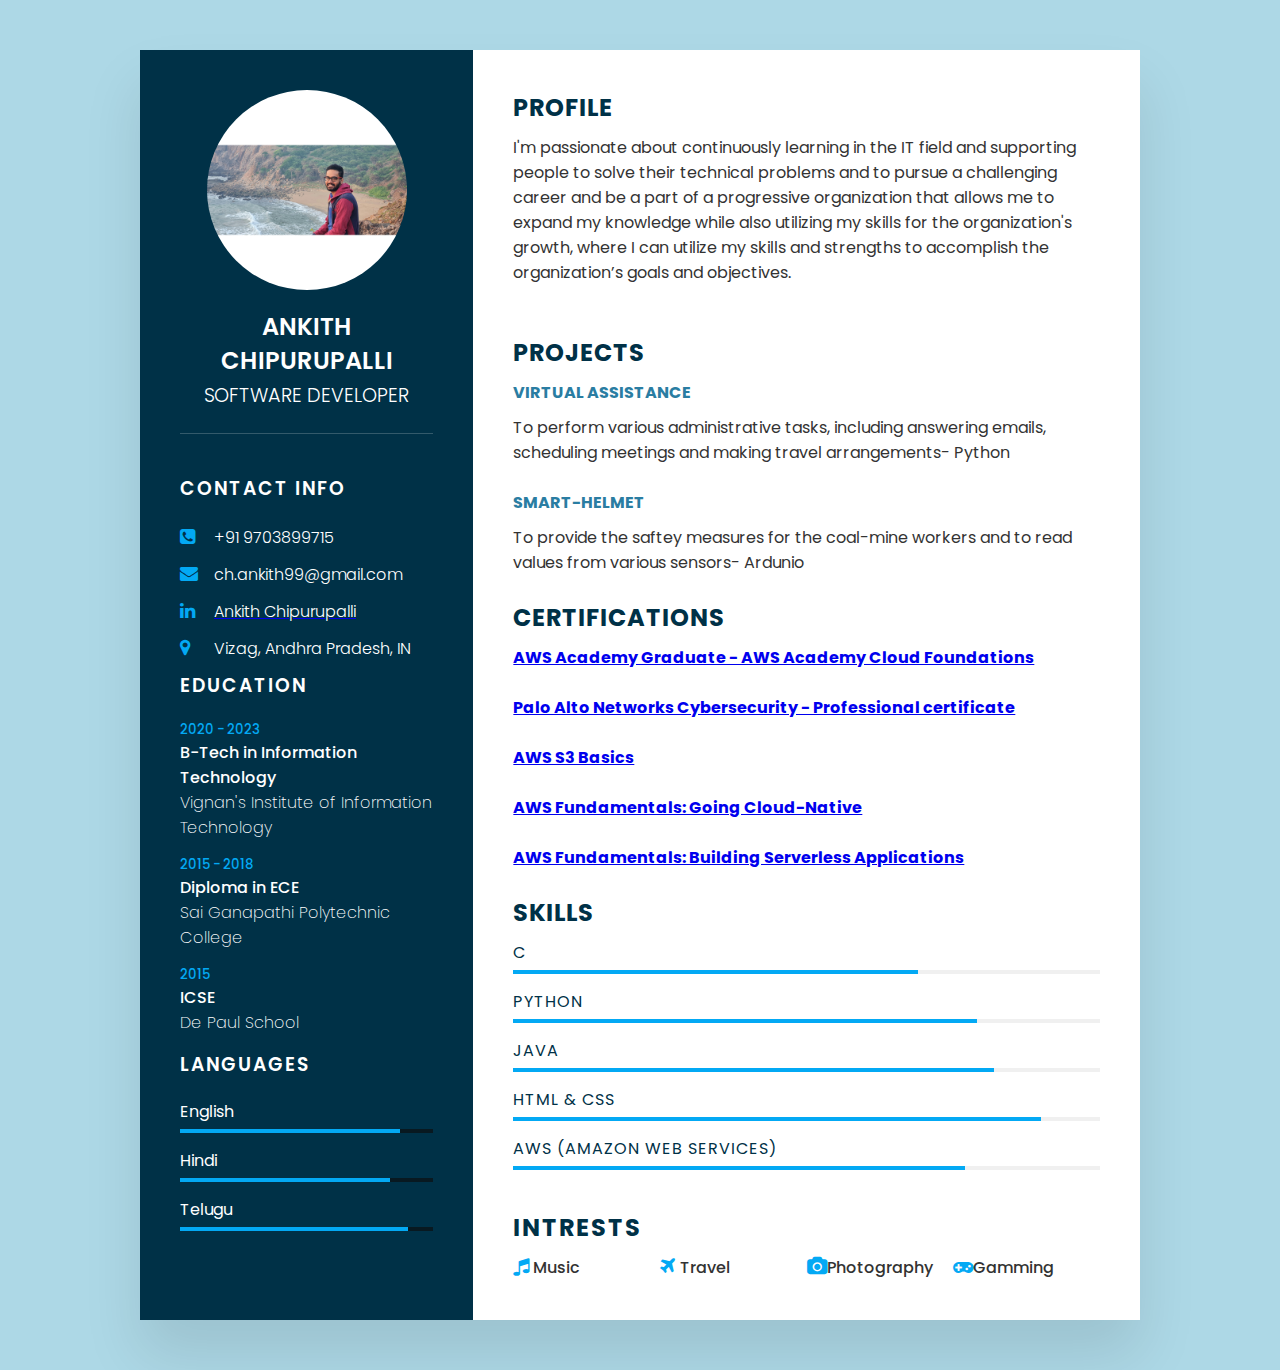
<file: index.html>
<!DOCTYPE html>
<html lang="en">
<head>
    <meta charset="UTF-8">
    <meta http-equiv="X-UA-Compatible" content="IE=edge">
    <meta name="viewport" content="width=device-width, initial-scale=1.0">
    <title>Portfolio</title>
    <link rel="stylesheet" href="https://cdnjs.cloudflare.com/ajax/libs/font-awesome/4.7.0/css/font-awesome.css" integrity="sha512-5A8nwdMOWrSz20fDsjczgUidUBR8liPYU+WymTZP1lmY9G6Oc7HlZv156XqnsgNUzTyMefFTcsFH/tnJE/+xBg==" crossorigin="anonymous" referrerpolicy="no-referrer" />
    <link rel="stylesheet" type="text/css" href="style.css">
</head>
<body>
    <div class="container">
        <div class="left_Side">
          <div class="ProfileText">
            <div class="imgBx">
                <img src="photo.jpg">
            </div>
            <h2>Ankith Chipurupalli<br><span> Software Developer</span></h2>
        </div>

        <div class="ContactInfo">
            <h3 class="title">Contact Info</h3>

            <ul>
                <li>
                    <span class="icon"><i class="fa fa-phone-square" aria-hidden="true"></i></span>
                    <span class="text">+91 9703899715</span>
                   </li>
                <li>
                    <span class="icon"><i class="fa fa-envelope" aria-hidden="true"></i></span>
                    <span class="text">ch.ankith99@gmail.com</span>
                   </li>
                <li>
                    <span class="icon"><i class="fa fa-linkedin" aria-hidden="true"></i></span>
                    <a href="https://www.linkedin.com/in/ankith-chipurupalli-150338212/">
                        <span class="text">Ankith Chipurupalli</span>
                    </a>
                   </li>
                <li>
                    <span class="icon"><i class="fa fa-map-marker" aria-hidden="true"></i>  </span>
                    <span class="text">Vizag, Andhra Pradesh, IN</span>
                   </li>
             </ul>
         </div>

         <div class="Education">
            <h3 class="title">Education</h3>

            <ul>
                <li>
                    <h5>2020 - 2023</h5>
                    <h4>B-Tech in Information Technology</h4>
                    <h4>Vignan's Institute of Information Technology</h4>
                  </li>
                <li>
                    <h5>2015 - 2018</h5>
                    <h4>Diploma in ECE</h4>
                    <h4>Sai Ganapathi Polytechnic College</h4>
                  </li>
                <li>
                    <h5>2015</h5>
                    <h4>ICSE</h4>
                    <h4>De Paul School</h4>
                  </li>
             </ul>
         </div>

         <div class="Languages">
            <h3 class="title">Languages</h3>
            <ul>
                <li>
                    <span class="text">English</span>
                    <span class="percent">
                      <div style="width: 87%;"></div>
                    </span>
                 </li>
                <li>
                    <span class="text">Hindi</span>
                    <span class="percent">
                        <div style="width: 83%;"></div>
                    </span>
                 </li>
                <li>
                    <span class="text">Telugu</span>
                    <span class="percent">
                        <div style="width: 90%;"></div>
                    </span>
                 </li>
             </ul>
         </div>
        </div>

        <div class="right_Side">
            <div class="About">
                <h2 class="Profile">Profile</h2>
                <p>I'm passionate about continuously learning in the IT field and supporting people to solve their technical problems and to pursue a challenging career and be a part of a progressive organization that allows me to expand my knowledge while also utilizing my skills for the organization's growth, where I can utilize my skills and strengths to accomplish the organization’s goals and objectives.</p>
            </div>
            <div class="Projects">
                <h2 class="Projects">Projects</h2>
                <div class="box">        
                    <div class="text">
                        <h4>Virtual Assistance</h4>
                        <p>To perform various administrative tasks, including answering emails, scheduling meetings and making travel arrangements- Python</p>
                    </div>
                </div>
                <br>
                    <div class="box">        
                        <div class="text">
                            <h4>Smart-Helmet</h4>
                            <p>To provide the saftey measures for the coal-mine workers and to read values from various sensors- Ardunio</p>
                            <br>
                        </div>
                    </div>
            </div>

            <div class="Certifications">
                <h2 class="Skills">Certifications</h2>
                <ul>
                        <a href="https://www.credly.com/badges/f618e1b1-565b-4e93-bffa-b3117cbe6493?source=linked_in_profile">
                          <span class="text"><h4>AWS Academy Graduate - AWS Academy Cloud Foundations</h4></span>
                        </a>
                        <br>
                        <a href="https://www.coursera.org/account/accomplishments/professional-cert/QUBQNQPXJS4Q">
                            <span class="text"><h4>Palo Alto Networks Cybersecurity - Professional certificate</h4></span>
                        </a>
                        <br>
                        <a href="https://www.coursera.org/account/accomplishments/verify/AH6JW5LUV4DT">
                            <span class="text"><h4>AWS S3 Basics</h4></span>
                        </a>
                        <br>
                        <a href="https://www.coursera.org/account/accomplishments/verify/MPA8FR36SA2R">
                            <span class="text"><h4>AWS Fundamentals: Going Cloud-Native</h4></span>
                        </a>
                        <br>
                        <a href="https://www.coursera.org/account/accomplishments/verify/MKRG8D487DVY">
                            <span class="text"><h4>AWS Fundamentals: Building Serverless Applications</h4></span>
                        </a>
                        <br>
                </ul>
            </div>

            <div class="Skills">
                <h2 class="Skills">Skills</h2>
                <ul>
                    <li>
                        <span class="text">C</span>
                        <span class="percent">
                          <div style="width: 69%;"></div>
                        </span>
                     </li>
                    <li>
                        <span class="text">Python</span>
                        <span class="percent">
                            <div style="width: 79%;"></div>
                        </span>
                     </li>
                    <li>
                        <span class="text">Java</span>
                        <span class="percent">
                            <div style="width: 82%;"></div>
                        </span>
                     </li>
                     <li>
                        <span class="text">HTML & CSS</span>
                        <span class="percent">
                            <div style="width: 90%;"></div>
                        </span>
                     </li>
                     <li>
                        <span class="text">AWS (Amazon Web Services)</span>
                        <span class="percent">
                            <div style="width: 77%;"></div>
                        </span>
                     </li>
                 </ul>
             </div>
             <br>

             <div class="Intrests">
                 <h2 class="Intrests">Intrests</h2>
                 <ul>
                     <li><i class="fa fa-music" aria-hidden="true"></i>Music</li>
                     <li><i class="fa fa-plane" aria-hidden="true"></i>Travel</li>
                     <li><i class="fa fa-camera" aria-hidden="true"></i>Photography</li>
                     <li><i class="fa fa-gamepad" aria-hidden="true"></i>Gamming</li>
                 </ul>
             </div>

            
        </div>
    </div>
</body>
</html>
</file>
<file: style.css>
@import url('http://fonts.googleapis.com/css?family=Poppins:200,300,400,500,600,700,800,900&display=swap');
*
{
    margin: 0;
    padding: 0;
    box-sizing: border-box;
    font-family: 'Poppins', sans-serif;
}
body
{
    background: lightblue;
    display: flex;
    justify-content: center;
    align-items: center;
    min-height: 100vh;
}
.container
{
    position: relative;
    width: 100%;
    max-width: 1000px;
    
    min-height: 1000px;
    background: #fff;
    margin: 50px;
    display: grid;
    grid-template-columns: 1fr 2fr;
    box-shadow: 0 35px 55px rgba(0,0,0,0.1);
}
.container .left_Side
{
    position: relative;
    background: #003147;
    padding: 40px;
}
.ProfileText
{
    position: relative;
    display: flex;
    flex-direction: column;
    align-items: center; 
    padding-bottom: 20px;
    border-bottom: 1px solid rgba(255,255,255,0.2);
}
.ProfileText .imgBx
{
    position: relative;
    width: 200px;
    height: 200px;
    border-radius: 50%;                                          
    overflow: hidden;
}
.ProfileText .imgBx img
{
    position: absolute;
    top: 0;
    left: 0;
    width: 100%;
    height: 100%;
    object-fit: cover;
}
.ProfileText h2
{
    color: #fff;
    font-size: 1.5em;
    margin-top: 20px;
    text-transform: uppercase;
    text-align: center;
    font-weight: 600;
    line-height: 1.4em;
}
.ProfileText h2 span
{
    font-size: 0.8em;
    font-weight: 300;
}
.ContactInfo
{
    padding-top: 40px;
}
.title
{
    color: #fff;
    text-transform: uppercase;
    font-weight: 600;
    letter-spacing: 2px;
    margin-bottom: 20px;
}
.ContactInfo ul
{
    position: relative;
}
.ContactInfo ul li
{
    position: relative;
    list-style: none; 
    margin: 10px 0;
    cursor: pointer;
}
.ContactInfo ul li .icon
{
    display: inline-block;
    width: 30px;
    font-size: 18px;
    color: #03a9f4;
}
.ContactInfo ul li span
{
    color: #fff;
    font-weight: 300;
}
.Education li
{
    list-style: none;
    margin-bottom: 15px;
}
.Education h5
{
    color: #03a9f4;
    font-weight: 500;
}
.Education h4:nth-child(2)
{
    color: #fff;
    font-weight: 500;
}
.Education h4
{
    color: #fff;
    font-weight: 250;
}
.Languages li
{
    color: #fff;
    margin-bottom: 15px;
    list-style: none;
}
.Languages .percent
{
    position: relative;
    width: 100%;
    height: 4px;
    background: #081921;
    display: block;
    margin-top: 5px;
}
.Languages .percent div
{
    position: absolute;
    top: 0;
    left: 0;
    height: 100%;
    background: #03a9f4;
}

.container .right_Side
{
    position: relative;
    background: #fff;
    padding: 40px;
}
.About
{
    margin-bottom: 50px;
}
.About :last-child
{
    margin-bottom: 0px;
}
.Profile
{
    color: #003147;
    text-transform: uppercase;
    letter-spacing: 1px;
    margin-bottom: 10px;
}
p
{
    color: #333;
}
.Projects .Projects
{
    color: #003147;
    text-transform: uppercase;
    letter-spacing: 1px;
    margin-bottom: 10px;
}
.Projects .box .text h4
{
    text-transform: uppercase;
    color: #2a7da2;
    font-size: 16px;
    margin-bottom: 10px;
}
.Skills 
{
    color: #003147;
    text-transform: uppercase;
    letter-spacing: 1px;
    margin-bottom: 10px;

}
.Skills li
{
    color: #003147;
    margin-bottom: 15px;
    list-style: none;
}
.Skills .percent
{
    position: relative;
    width: 100%;
    height: 4px;
    background: #f0f0f0;
    display: block;
    margin-top: 5px;
}
.Skills .percent div
{
    position: absolute;
    top: 0;
    left: 0;
    height: 100%;
    background: #03a9f4;
}
.Intrests .Intrests
{
    color: #003147;
    text-transform: uppercase;
    letter-spacing: 2px;
    margin-bottom: 10px;
}
.Intrests ul
{
    display: grid;
    grid-template-columns: repeat(4,4fr);
}
.Intrests ul li
{
    list-style: none;
    color: #333;
    font-weight: 500;
    margin: 10px 1;
}
.Intrests ul li .fa
{
    color: #03a9f4;
    font-size: 19px;
    width: 20px;
}

@media (max-width: 1000px)
{

.container
    {
        margin: 10px;
    }
}
</file>
